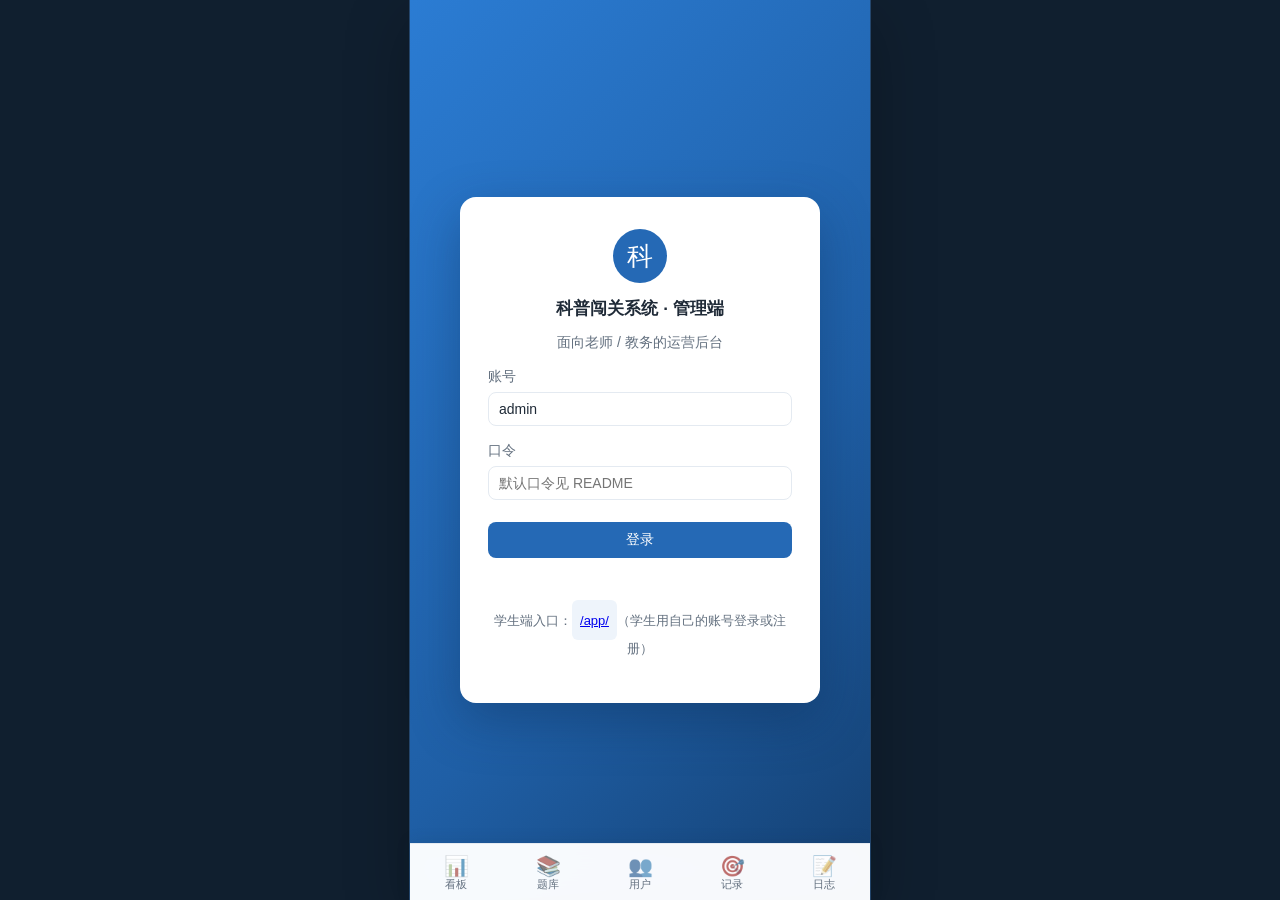
<file: admin/index.html>
<!DOCTYPE html>
<html lang="zh-CN">
<head>
<meta charset="utf-8">
<meta name="viewport" content="width=device-width, initial-scale=1">
<title>科普知识闯关小程序 · 管理端</title>
<link rel="stylesheet" href="assets/admin.css?v=20261112">
<script>window.APP_BASE = '/app/';</script>
</head>
<body>
<!-- 登录层 -->
<div id="login-layer" class="login-layer">
  <form id="login-form" class="login-card" autocomplete="off">
    <div class="login-logo">科</div>
    <h1>科普闯关系统 · 管理端</h1>
    <p class="muted">面向老师 / 教务的运营后台</p>
    <label>账号<input id="username" type="text" value="admin" required></label>
    <label>口令<input id="password" type="password" placeholder="默认口令见 README" required></label>
    <button class="btn btn-primary" type="submit">登录</button>
    <p id="login-msg" class="msg"></p>
    <p class="muted" style="margin-top:14px;font-size:13px">
      学生端入口：<a href="/app/">/app/</a>（学生用自己的账号登录或注册）
    </p>
  </form>
</div>

<!-- 主体 -->
<div id="app" class="app hidden">
  <aside class="sidebar">
    <div class="brand"><span class="brand-dot"></span> 闯关后台</div>
    <nav class="nav">
      <a href="#/dashboard" data-view="dashboard" class="active">运行看板</a>
      <a href="#/questions" data-view="questions">题库资源池</a>
      <a href="#/users" data-view="users">用户管理</a>
      <a href="#/sessions" data-view="sessions">闯关记录</a>
      <a href="#/logs" data-view="logs">操作日志</a>
    </nav>
    <div class="sidebar-foot">
      <span id="admin-name" class="muted"></span>
      <button id="logout" class="btn btn-ghost btn-sm">退出</button>
    </div>
  </aside>

  <main class="main">
    <!-- 运行看板 -->
    <section id="view-dashboard" class="view">
      <header class="view-head">
        <h2>运行看板</h2>
        <button class="btn btn-ghost btn-sm" onclick="Admin.loadDashboard()">刷新</button>
      </header>
      <div id="cards" class="cards"></div>
      <div class="panel">
        <div class="panel-head"><h3>近 7 天闯关量</h3></div>
        <div id="trend" class="trend"></div>
      </div>
      <div class="panel">
        <div class="panel-head"><h3>薄弱知识点 TOP 8</h3></div>
        <div id="weak" class="chips"></div>
      </div>
    </section>

    <!-- 题库资源池 -->
    <section id="view-questions" class="view hidden">
      <header class="view-head">
        <h2>题库资源池</h2>
        <div class="tools">
          <select id="q-grade" class="input" onchange="Admin.reloadQuestions()">
            <option value="">全部学段</option>
            <option value="primary_low">小学低年级</option>
            <option value="primary_high">小学高年级</option>
            <option value="junior">初中</option>
          </select>
          <select id="q-theme" class="input" onchange="Admin.reloadQuestions()"></select>
          <input id="q-keyword" class="input" placeholder="按题干 / 知识点搜索">
          <button class="btn btn-primary btn-sm" onclick="Admin.openQuestion()">新增题目</button>
        </div>
      </header>
      <p class="tip">资源池按<b>主题 + 学段</b>分开管理：低年级与初中的题不能混用，
        出题时会按学生当前学段过滤；未启用大模型 Key 时，它就是出题的主要来源。</p>
      <div class="panel"><table id="q-table" class="table"></table></div>
      <div id="q-pager" class="pager"></div>
    </section>

    <!-- 用户管理 -->
    <section id="view-users" class="view hidden">
      <header class="view-head">
        <h2>用户管理</h2>
        <div class="tools"><input id="u-keyword" class="input" placeholder="按登录名 / 昵称搜索">
          <button class="btn btn-ghost btn-sm" onclick="Admin.loadUsers(1)">搜索</button></div>
      </header>
      <div class="panel"><table id="u-table" class="table"></table></div>
      <div id="u-pager" class="pager"></div>
    </section>

    <!-- 闯关记录 -->
    <section id="view-sessions" class="view hidden">
      <header class="view-head"><h2>闯关记录</h2>
        <button class="btn btn-ghost btn-sm" onclick="Admin.loadSessions(1)">刷新</button></header>
      <div class="panel"><table id="s-table" class="table"></table></div>
      <div id="s-pager" class="pager"></div>
    </section>

    <!-- 操作日志 -->
    <section id="view-logs" class="view hidden">
      <header class="view-head"><h2>操作日志</h2>
        <button class="btn btn-ghost btn-sm" onclick="Admin.loadLogs()">刷新</button></header>
      <div class="panel"><table id="l-table" class="table"></table></div>
    </section>
  </main>
</div>

<!-- 题目编辑弹层 -->
<div id="modal" class="modal hidden">
  <div class="modal-card">
    <div class="modal-head"><h3 id="modal-title">新增题目</h3>
      <button class="btn btn-ghost btn-sm" onclick="Admin.closeModal()">关闭</button></div>
    <div class="form-row">
      <label>主题<select id="f-theme">
        <option>天文</option><option>地理</option><option>生物</option>
        <option>物理</option><option>化学</option><option>科技</option><option>通用</option>
      </select></label>
      <label>学段<select id="f-grade">
        <option value="primary_low">小学低年级</option>
        <option value="primary_high" selected>小学高年级</option>
        <option value="junior">初中</option>
      </select></label>
      <label>难度<select id="f-difficulty">
        <option value="1">易</option><option value="2" selected>中</option><option value="3">难</option>
      </select></label>
    </div>
    <label class="block">题干<textarea id="f-stem" rows="2" placeholder="题干不超过 40 字（小学高年级）"></textarea></label>
    <label class="block">选项（每行一个，第一行为默认正确答案）<textarea id="f-options" rows="4"
      placeholder="选项A&#10;选项B&#10;选项C&#10;选项D"></textarea></label>
    <div class="form-row">
      <label>正确答案<select id="f-answer"></select></label>
      <label>知识点<input id="f-kp" type="text" placeholder="如：月球运动"></label>
      <label>状态<select id="f-enabled"><option value="1">启用</option><option value="0">停用</option></select></label>
    </div>
    <label class="block">解析<textarea id="f-analysis" rows="2" placeholder="用一句话讲清楚为什么"></textarea></label>
    <p id="modal-msg" class="msg"></p>
    <div class="modal-foot"><button class="btn btn-primary" onclick="Admin.saveQuestion()">保存</button></div>
  </div>
</div>

<!-- 学生答题详情弹层 -->
<div id="user-modal" class="modal hidden">
  <div class="modal-card wide">
    <div class="modal-head"><h3>学生答题信息</h3>
      <button class="btn btn-ghost btn-sm" onclick="Admin.closeUserDetail()">关闭</button></div>
    <div id="user-detail"></div>
  </div>
</div>

<!-- 底部标签栏：与侧栏导航同源（都用 data-view），
     手机上替代侧栏；电脑上同样显示，整页收成手机形态。
     图标用 emoji，与小程序端的视觉保持一致。 -->
<nav class="tabbar" aria-label="后台导航">
  <a href="#/dashboard" data-view="dashboard"><span class="tb-ico" aria-hidden="true">📊</span><span class="tb-txt">看板</span></a>
  <a href="#/questions" data-view="questions"><span class="tb-ico" aria-hidden="true">📚</span><span class="tb-txt">题库</span></a>
  <a href="#/users" data-view="users"><span class="tb-ico" aria-hidden="true">👥</span><span class="tb-txt">用户</span></a>
  <a href="#/sessions" data-view="sessions"><span class="tb-ico" aria-hidden="true">🎯</span><span class="tb-txt">记录</span></a>
  <a href="#/logs" data-view="logs"><span class="tb-ico" aria-hidden="true">📝</span><span class="tb-txt">日志</span></a>
</nav>

<script src="assets/admin.js?v=20261112"></script>
</body>
</html>
</file>
<file: admin/assets/admin.css>
/* 管理端样式：零依赖手写 CSS，不引入任何前端框架与外部字体 */
/* 配色说明：这几个颜色都按 WCAG AA（正文 4.5:1）实测调过。
   改之前的问题——全部只在 2.4~4.4:1 之间，看起来"还行"但确实不达标：
     --c-primary #2b7cd3：白字压 4.26，作为标签文字压浅蓝底 3.85
     --c-sub     #6b7a8d：白底 4.38、页面浅底 4.08（表头、指标名、提示文字都用它）
     --c-ok      #2e9e6b：压绿色浅底 3.06
     --c-warn    #e8833a：压橙色浅底 2.44（最差的一个）
   现在分别调到 5.58 / 5.05 / 4.99 / 4.72。色调没变，只是各压深一档。
   守这条的工具是 tools/audit_ui.py（会真的在浏览器里量出来）。 */
:root {
  --c-primary: #2569b5;
  --c-primary-dark: #1f5fa6;
  --c-ink: #1f2a37;
  --c-sub: #63707f;
  --c-line: #e4eaf1;
  --c-bg: #f4f7fb;
  --c-card: #ffffff;
  --c-warn: #a85618;
  --c-ok: #21774f;
  --r: 10px;
}

* { box-sizing: border-box; }

body {
  margin: 0;
  font-family: "Microsoft YaHei", "PingFang SC", "Hiragino Sans GB", sans-serif;
  background: var(--c-bg);
  color: var(--c-ink);
  font-size: 14px;
}

.hidden { display: none !important; }
.muted { color: var(--c-sub); }

/* ---------- 登录层 ---------- */
.login-layer {
  position: fixed; inset: 0; display: flex; align-items: center; justify-content: center;
  background: linear-gradient(135deg, #2b7cd3 0%, #1f5fa6 60%, #143f70 100%);
}
.login-card {
  width: 360px; background: var(--c-card); border-radius: 16px; padding: 32px 28px;
  box-shadow: 0 18px 50px rgba(12, 40, 76, .35); text-align: center;
}
.login-logo {
  width: 54px; height: 54px; margin: 0 auto 14px; border-radius: 50%;
  background: var(--c-primary); color: #fff; font-size: 26px; line-height: 54px;
}
.login-card h1 { font-size: 17px; margin: 0 0 4px; }
.login-card label { display: block; text-align: left; margin: 16px 0 0; color: var(--c-sub); }
.login-card input { width: 100%; margin-top: 6px; }
.login-card .btn { width: 100%; margin-top: 22px; }
.msg { min-height: 18px; margin: 10px 0 0; color: var(--c-warn); font-size: 13px; }

/* ---------- 布局 ---------- */
.app { display: flex; min-height: 100vh; }
.sidebar {
  width: 210px; flex: 0 0 210px; background: #16324f; color: #d8e4f2;
  display: flex; flex-direction: column; padding: 18px 0;
}
.brand { font-size: 16px; font-weight: 700; padding: 0 20px 18px; color: #fff; }
.brand-dot {
  display: inline-block; width: 9px; height: 9px; border-radius: 50%;
  background: #ffca28; margin-right: 7px;
}
.nav { display: flex; flex-direction: column; }
.nav a {
  color: #b9cbe0; text-decoration: none; padding: 11px 20px; font-size: 14px;
  border-left: 3px solid transparent;
}
.nav a:hover { background: #1d3f63; color: #fff; }
.nav a.active { background: #1d3f63; color: #fff; border-left-color: #ffca28; }
.sidebar-foot {
  margin-top: auto; padding: 14px 20px 0; display: flex; align-items: center;
  justify-content: space-between; border-top: 1px solid #24466c;
}
.main { flex: 1; padding: 22px 26px 40px; min-width: 0; }
.view-head { display: flex; align-items: center; justify-content: space-between; margin-bottom: 14px; }
.view-head h2 { font-size: 19px; margin: 0; }
.tools { display: flex; gap: 8px; }
.tip { color: var(--c-sub); font-size: 13px; margin: -4px 0 14px; }

/* ---------- 控件 ---------- */
input, select, textarea {
  font-family: inherit; font-size: 14px; color: var(--c-ink);
  padding: 8px 10px; border: 1px solid var(--c-line); border-radius: 8px;
  background: #fff; outline: none;
}
input:focus, select:focus, textarea:focus { border-color: var(--c-primary); }
.input { min-width: 220px; }
.btn {
  border: 1px solid transparent; border-radius: 8px; padding: 8px 16px;
  font-size: 14px; cursor: pointer; font-family: inherit;
  /* 最小高度 34px：原来小按钮只有 29px 高，「退出」「刷新」这类相邻按钮
     很容易点偏。WCAG 2.5.8 的硬底线是 24px，但 34px 用鼠标舒服得多，
     也留出了触屏（老师用平板看数据）的余地。 */
  min-height: 34px;
}
.btn-primary { background: var(--c-primary); color: #fff; }
.btn-primary:hover { background: var(--c-primary-dark); }
.btn-ghost { background: #fff; border-color: var(--c-line); color: var(--c-ink); }
.btn-ghost:hover { border-color: var(--c-primary); color: var(--c-primary); }
.btn-sm { padding: 6px 12px; font-size: 13px; min-height: 32px; }
.btn-danger { background: #fff; border-color: #f0c4c4; color: #c0392b; }
.btn-danger:hover { background: #fdf3f3; }

/* ---------- 看板 ---------- */
.cards { display: grid; grid-template-columns: repeat(auto-fill, minmax(190px, 1fr)); gap: 14px; margin-bottom: 20px; }
.card {
  background: var(--c-card); border-radius: var(--r); padding: 16px 18px;
  border: 1px solid var(--c-line);
}
.card .k { color: var(--c-sub); font-size: 13px; }
.card .v { font-size: 26px; font-weight: 700; margin-top: 8px; }
.card .s { color: var(--c-sub); font-size: 12px; margin-top: 6px; }
.panel { background: var(--c-card); border: 1px solid var(--c-line); border-radius: var(--r); padding: 16px 18px; margin-bottom: 18px; }
.panel-head { display: flex; align-items: center; justify-content: space-between; margin-bottom: 12px; }
.panel-head h3 { font-size: 15px; margin: 0; }
.trend { display: flex; align-items: flex-end; gap: 12px; height: 140px; padding-top: 8px; }
.trend .bar-wrap { flex: 1; display: flex; flex-direction: column; justify-content: flex-end; align-items: center; height: 100%; }
.trend .bar { width: 60%; background: linear-gradient(180deg, #4f9ee6, #2b7cd3); border-radius: 6px 6px 0 0; min-height: 3px; }
.trend .lbl { font-size: 12px; color: var(--c-sub); margin-top: 6px; }
.trend .num { font-size: 12px; color: var(--c-primary); font-weight: 700; }
.chips { display: flex; flex-wrap: wrap; gap: 8px; }
.chip {
  background: #fdf1e7; color: #a85a1c; border-radius: 999px; padding: 5px 12px; font-size: 13px;
}

/* ---------- 表格 ---------- */
.table { width: 100%; border-collapse: collapse; font-size: 13.5px; }
.table th, .table td { text-align: left; padding: 10px 10px; border-bottom: 1px solid var(--c-line); vertical-align: top; }
.table th { color: var(--c-sub); font-weight: 600; background: #fafcfe; }
.table tr:hover td { background: #fafcfe; }
.table .stem { max-width: 420px; }
.tag { display: inline-block; padding: 2px 9px; border-radius: 999px; font-size: 12px; background: #eef4fb; color: var(--c-primary); }
/* 学段标签用颜色区分，扫一眼就知道这道题是给哪个学段的。
   颜色一律走变量，别在标签里写死字面值——.g-primary_low 原来写死了旧的 #2e9e6b，
   改 --c-ok 时漏掉了它，对比度仍然是 3.06:1（复测才发现）。 */
.tag-grade { font-weight: 600; }
.g-primary_low { background: #eaf7f0; color: var(--c-ok); }
.g-primary_high { background: #eef4fb; color: var(--c-primary); }
.g-junior { background: #f3eefb; color: #6b4bc4; }
.tag-ok { background: #eaf7f0; color: var(--c-ok); }
.tag-off { background: #f4f5f7; color: var(--c-sub); }
.tag-warn { background: #fdf1e7; color: var(--c-warn); }
.pager { display: flex; gap: 8px; align-items: center; }
.pager button {
  border: 1px solid var(--c-line); background: #fff; border-radius: 8px;
  padding: 6px 12px; cursor: pointer; min-height: 32px;
}
.pager button:disabled { color: #b9c2ce; cursor: not-allowed; }

/* ---------- 弹层 ---------- */
.modal { position: fixed; inset: 0; background: rgba(16, 32, 50, .48); display: flex; align-items: center; justify-content: center; padding: 20px; }
.modal-card { width: 620px; max-height: 90vh; overflow: auto; background: #fff; border-radius: 14px; padding: 20px 22px; }
/* 学生答题详情的弹层要更宽：里面有两张表格 */
.modal-card.wide { width: min(1080px, 94vw); }
.detail-cards { grid-template-columns: repeat(auto-fill, minmax(150px, 1fr)); margin-bottom: 16px; }
.detail-head { display: flex; align-items: flex-start; justify-content: space-between; margin-bottom: 14px; }
.modal-head { display: flex; align-items: center; justify-content: space-between; margin-bottom: 14px; }
.modal-head h3 { margin: 0; font-size: 16px; }
.form-row { display: flex; gap: 14px; flex-wrap: wrap; margin-bottom: 12px; }
.form-row label { display: flex; flex-direction: column; gap: 6px; color: var(--c-sub); font-size: 13px; flex: 1; min-width: 140px; }
label.block { display: flex; flex-direction: column; gap: 6px; color: var(--c-sub); font-size: 13px; margin-bottom: 12px; }
label.block textarea { width: 100%; resize: vertical; }
.modal-foot { text-align: right; }

/* ============================================================
   手机适配层
   ------------------------------------------------------------
   管理端原本只按桌面做：侧栏固定 210px、表格不设最小宽度、
   弹层固定 620px，在 390px 宽的手机上会横向溢出到看不见右边。
   这一层把它改成：

   1. 侧栏在 900px 以下变成顶部横条，导航项可横向滑动（拇指够得到）；
   2. 主体单列，筛选条换行，输入框撑满；
   3. 表格放进可横向滚动的面板，并给表格设最小宽度 —— 宁可左右滑，
      也不要把 6 列压成看不清的一列；
   4. 弹层改成全宽、贴顶部，避免超出屏幕高度后底部按钮点不到；
   5. 输入框字号提到 16px，iOS 聚焦时不会自动放大页面。

   顺序：媒体查询不改优先级，必须放在文件末尾。
   ============================================================ */

html {
  -webkit-text-size-adjust: 100%;
  text-size-adjust: 100%;
}
body {
  -webkit-tap-highlight-color: transparent;
  overscroll-behavior-y: contain;
}
button, a, .btn, input, select, textarea, .pager button {
  touch-action: manipulation;
}

@media (max-width: 900px) {
  /* 1. 侧栏 → 顶部横条 */
  .app {
    flex-direction: column;
    min-height: 100dvh;
  }
  .sidebar {
    width: 100%;
    flex: 0 0 auto;
    position: sticky;
    top: 0;
    z-index: 20;
    padding: calc(10px + env(safe-area-inset-top, 0px)) 12px 8px;
  }
  /* 顶部原来占三行（品牌 / 导航 / 账号退出），手机上白吃掉约 40px。
     改成两行：品牌与「退出」并排，导航独占第二行。 */
  .sidebar {
    display: flex;
    /* 基础规则是 column（桌面端的竖排侧栏），这里必须显式改成 row，
       否则 flex-wrap 会按「列」方向换行，flex-basis:100% 算的是高度，
       导航条会被挤到视口外 3px。第一版就漏了这一行。 */
    flex-direction: row;
    flex-wrap: wrap;
    align-items: center;
    gap: 6px 10px;
  }
  .sidebar .brand { margin-bottom: 0; font-size: 15px; flex: 1 1 auto; }
  .nav {
    order: 3;
    flex: 0 0 100%;
    flex-direction: row;
    gap: 2px;
    overflow-x: auto;
    scrollbar-width: none;
    -webkit-overflow-scrolling: touch;
  }
  .nav::-webkit-scrollbar { display: none; }
  .nav a {
    border-left-width: 0;
    border-bottom: 3px solid transparent;
    padding: 10px 12px;
    min-height: 44px;
    display: inline-flex;
    align-items: center;
    white-space: nowrap;
    font-size: 14px;
    border-radius: 8px 8px 0 0;
  }
  .nav a.active {
    border-left-color: transparent;
    border-bottom-color: #ffca28;
  }
  .sidebar-foot {
    order: 2;
    flex: 0 0 auto;
    padding: 0;
    font-size: 13px;
    display: flex;
    align-items: center;
    gap: 8px;
  }

  /* 2. 主体单列 */
  .main {
    padding: 14px 12px calc(24px + env(safe-area-inset-bottom, 0px));
  }
  .view-head {
    flex-wrap: wrap;
    gap: 10px;
  }
  .view-head h2 { font-size: 18px; }
  .tools {
    flex-wrap: wrap;
    width: 100%;
    gap: 8px;
  }
  .tools .input { flex: 1 1 140px; min-width: 0; }
  .tools .btn { flex: 0 0 auto; }

  /* 5. 表单控件 16px，防 iOS 聚焦缩放 */
  input, select, textarea {
    font-size: 16px;
    min-height: 44px;
  }
  .input { min-width: 0; }
  .btn { min-height: 44px; }
  .btn-sm { min-height: 40px; font-size: 14px; }
  /* 分页按钮不是 .btn，之前漏了：32px 高，手指不好点 */
  .pager button { min-height: 40px; font-size: 14px; padding: 6px 12px; }

  /* 3. 表格：面板横向滚动 + 表格最小宽度 */
  .panel {
    overflow-x: auto;
    -webkit-overflow-scrolling: touch;
    padding: 12px 12px;
  }
  .table { min-width: 620px; }
  .table .stem { max-width: none; }
  .cards { grid-template-columns: repeat(auto-fill, minmax(140px, 1fr)); gap: 10px; }
  .trend { height: 110px; gap: 8px; }

  /* 4. 弹层全宽、贴顶 */
  .modal {
    padding: 10px;
    align-items: flex-start;
  }
  .modal-card {
    width: 100%;
    max-width: 100%;
    max-height: 92dvh;
    padding: 16px;
    border-radius: 12px;
  }
  .modal-card.wide { width: 100%; }
  .modal-foot { position: sticky; bottom: 0; background: #fff; padding-top: 10px; }
  .form-row { gap: 10px; }
  .form-row label { min-width: 100%; }

  /* 登录卡在窄屏留边 */
  .login-layer { padding: 16px; }
  .login-card {
    width: min(360px, 94vw);
    padding: 26px 20px;
  }
}

@media (max-width: 400px) {
  .table { min-width: 540px; font-size: 13px; }
  .table th, .table td { padding: 9px 8px; }
  .login-card { padding: 20px 16px; }
  .cards { grid-template-columns: repeat(auto-fill, minmax(120px, 1fr)); }
  .nav a { padding: 10px 10px; font-size: 13px; }
}

/* 横屏手机：竖向空间紧，压缩顶部 */
@media (max-width: 900px) and (max-height: 480px) {
  .sidebar { padding-top: 6px; padding-bottom: 4px; }
  .sidebar .brand { display: none; }
  .nav a { min-height: 38px; padding: 6px 10px; }
  .modal-card { max-height: 96dvh; }
}
/* 登录页脚的「/app/」是个裸行内链接，自然尺寸只有 35×17，
   手机上几乎点不中。做成带内边距的小胶囊。 */
.login-card .muted a {
  display: inline-flex;
  align-items: center;
  min-height: 40px;
  padding: 0 8px;
  border-radius: 6px;
  background: #eef4fb;
}

/* ============================================================
   统一「手机形态」：不论窗口多宽，整页都是小程序那样的手机版
   ------------------------------------------------------------
   之前管理端只在 ≤900px 时把侧栏挪到顶部，电脑上仍是宽屏后台。
   按要求改成：整页收成 460px 中轴，导航统一走底部标签栏，
   与小程序端的观感一致。侧栏里的竖排导航因此收起。

   表格仍是横向滚动 —— 460px 放不下 6 列，压成一列会看不清。
   ============================================================ */

/* 侧栏导航由底部标签栏接管 */
.nav { display: none !important; }

/* 基础规则 .app 是 row（桌面左右分栏），这里统一改成竖排：
   侧栏在上当标题栏，主区在下。原来只在 ≤900px 的媒体块里改过，
   宽屏下就会侧栏占满整行、主区被挤没。 */
.app { flex-direction: column; }

/* 下面这几条原来只写在 ≤900px 的媒体块里，所以宽屏下不生效。
   现在整页永远是 460px 中轴，宽屏同样需要它们，提到全局。 */

/* 表格：460px 放不下六列，宁可左右滑也不压成一列看不清 */
.panel { overflow-x: auto; -webkit-overflow-scrolling: touch; }
.table { min-width: 600px; }
.table .stem { max-width: none; }

/* 标题栏与筛选条换行，别把输入框挤出屏幕 */
.view-head { flex-wrap: wrap; gap: 10px; }
.tools { flex-wrap: wrap; gap: 8px; }

/* 弹层同样收进中轴，否则会在中轴外面盖住整个视口 */
.modal {
  left: 50%;
  right: auto;
  transform: translateX(-50%);
  width: 100%;
  max-width: 460px;
  padding: 12px;
  align-items: flex-start;
}
.modal-card {
  width: 100%;
  max-width: 100%;
  max-height: 92dvh;
  padding: 16px;
}
.modal-card.wide { width: 100%; }
.form-row label { min-width: 100%; }

/* 登录层原本 position:fixed inset:0，会铺满整个视口；
   现在整页是一条 460px 中轴，登录层也跟着收进中轴里。 */
.login-layer {
  left: 50%;
  right: auto;
  transform: translateX(-50%);
  width: 100%;
  max-width: 460px;
}

/* 顶部只留一行：品牌 + 账号 + 退出 */
.sidebar {
  flex: 0 0 auto;
  width: 100%;
  flex-direction: row;
  align-items: center;
  gap: 10px;
  padding: 10px 14px;
  padding-top: calc(10px + env(safe-area-inset-top, 0px));
}
.sidebar .brand {
  flex: 1 1 auto;
  margin: 0;
  padding: 0;
  font-size: 15px;
}
.sidebar-foot {
  order: 2;
  flex: 0 0 auto;
  margin: 0;
  padding: 0;
  border-top: 0;
  gap: 8px;
  display: flex;
  align-items: center;
}

/* ---------- 底部标签栏 ---------- */
.tabbar {
  display: flex;
  position: fixed;
  left: 50%;
  bottom: 0;
  transform: translateX(-50%);
  width: 100%;
  max-width: 460px;
  z-index: 30;
  background: rgba(255, 255, 255, .97);
  border-top: 1px solid var(--c-line);
  box-shadow: 0 -2px 14px rgba(20, 45, 70, .10);
  padding-bottom: env(safe-area-inset-bottom, 0px);
  -webkit-backdrop-filter: saturate(1.6) blur(12px);
  backdrop-filter: saturate(1.6) blur(12px);
}
.tabbar a {
  position: relative;
  flex: 1 1 0;
  min-width: 0;
  display: flex;
  flex-direction: column;
  align-items: center;
  justify-content: center;
  gap: 2px;
  min-height: 56px;
  padding: 7px 2px 5px;
  color: var(--c-sub);
  text-decoration: none;
  font-size: 11px;
  line-height: 1.15;
  touch-action: manipulation;
}
.tabbar .tb-ico {
  font-size: 20px;
  line-height: 1;
  filter: grayscale(.5) opacity(.75);
  transition: filter .12s ease, transform .12s ease;
}
.tabbar a.active { color: var(--c-primary); font-weight: 700; }
.tabbar a.active .tb-ico { filter: none; transform: translateY(-1px); }
.tabbar a.active::after {
  content: ";
  position: absolute;
  top: 0; left: 50%;
  width: 22px; height: 3px;
  border-radius: 0 0 3px 3px;
  background: var(--c-primary);
  transform: translateX(-50%);
}
.tabbar a:active { background: #eef4fb; }

/* ---------- 中轴：宽屏也是手机 ---------- */
@media (min-width: 641px) {
  html { background: #101f2f; }
  body {
    max-width: 460px;
    margin: 0 auto;
    min-height: 100vh;
    background: var(--c-bg);
    box-shadow: 0 0 0 1px #24466c, 0 20px 60px rgba(0, 0, 0, .28);
  }
  .app { min-height: 100vh; }
  /* 内容给标签栏让位 */
  .main { padding: 14px 12px 86px; }
  .sidebar { max-width: 460px; margin: 0 auto; }
  .login-card { width: min(360px, 86vw); }
}

/* 手机上同样给标签栏让位 */
@media (max-width: 640px) {
  .main { padding-bottom: 86px; }
}
</file>
